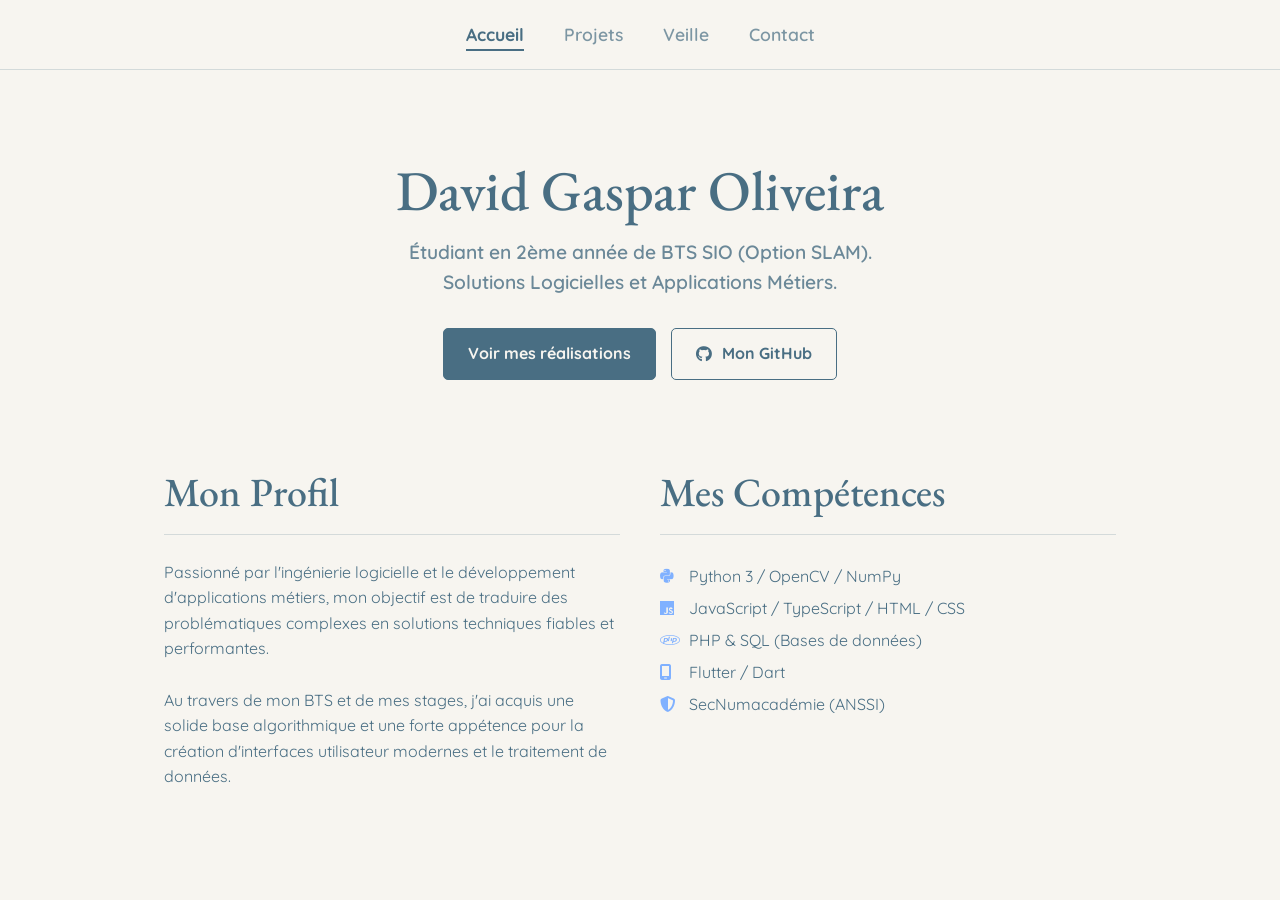
<file: autre/Index.html>
<!DOCTYPE html>
<html lang="fr">
<head>
    <meta charset="UTF-8">
    <title>Accueil | Portfolio David</title>
    <link rel="stylesheet" href="https://cdnjs.cloudflare.com/ajax/libs/font-awesome/6.4.0/css/all.min.css">
    <link rel="stylesheet" href="style.css">
</head>
<body>
    <nav class="navbar">
        <ul class="nav-links">
            <li><a href="index.html" class="active">Accueil</a></li>
            <li><a href="projets.html">Projets</a></li>
            <li><a href="veille.html">Veille</a></li>
            <li><a href="contact.html">Contact</a></li>
        </ul>
    </nav>

    <main class="container">
        <section class="text-center" style="margin-bottom: 80px; padding-top: 40px;">
            <h1>David Gaspar Oliveira</h1>
            <p class="subtitle" style="margin: 0 auto;">Étudiant en 2ème année de BTS SIO (Option SLAM).<br>Solutions Logicielles et Applications Métiers.</p>
            <div style="display:flex; justify-content:center; gap:15px; flex-wrap: wrap; margin-top: 30px;">
                <a href="projets.html" class="btn btn-primary">Voir mes réalisations</a>
                <a href="https://github.com/David6104" target="_blank" class="btn btn-outline"><i class="fa-brands fa-github"></i> Mon GitHub</a>
            </div>
        </section>

        <section class="grid-2 mt-40">
            <div>
                <h2>Mon Profil</h2>
                <p>Passionné par l'ingénierie logicielle et le développement d'applications métiers, mon objectif est de traduire des problématiques complexes en solutions techniques fiables et performantes.</p>
                <br>
                <p>Au travers de mon BTS et de mes stages, j'ai acquis une solide base algorithmique et une forte appétence pour la création d'interfaces utilisateur modernes et le traitement de données.</p>
            </div>
            <div>
                <h2>Mes Compétences</h2>
                <ul style="list-style: none; line-height: 2;">
                    <li><i class="fa-brands fa-python" style="color:var(--accent); width:25px;"></i> Python 3 / OpenCV / NumPy</li>
                    <li><i class="fa-brands fa-js" style="color:var(--accent); width:25px;"></i> JavaScript / TypeScript / HTML / CSS</li>
                    <li><i class="fa-brands fa-php" style="color:var(--accent); width:25px;"></i> PHP & SQL (Bases de données)</li>
                    <li><i class="fa-solid fa-mobile-screen" style="color:var(--accent); width:25px;"></i> Flutter / Dart</li>
                    <li><i class="fa-solid fa-shield-halved" style="color:var(--accent); width:25px;"></i> SecNumacadémie (ANSSI)</li>
                </ul>
            </div>
        </section>
    </main>
</body>
</html>
</file>
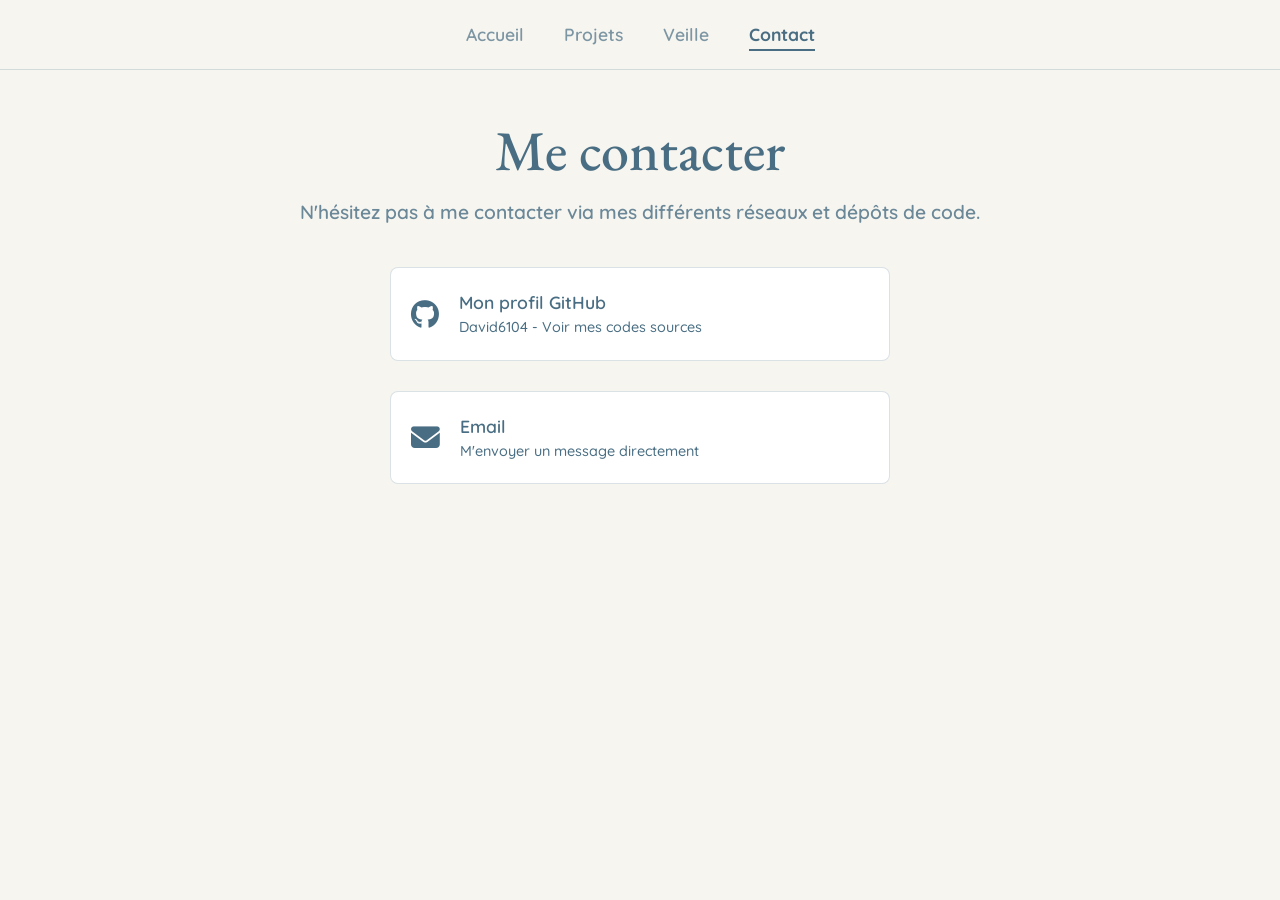
<file: autre/contact.html>
<!DOCTYPE html>
<html lang="fr">
<head>
    <meta charset="UTF-8">
    <title>Contact | Portfolio</title>
    <link rel="stylesheet" href="https://cdnjs.cloudflare.com/ajax/libs/font-awesome/6.4.0/css/all.min.css">
    <link rel="stylesheet" href="style.css">
</head>
<body>
    <nav class="navbar">
        <ul class="nav-links">
            <li><a href="index.html">Accueil</a></li>
            <li><a href="projets.html">Projets</a></li>
            <li><a href="veille.html">Veille</a></li>
            <li><a href="contact.html" class="active">Contact</a></li>
        </ul>
    </nav>

    <main class="container">
        <h1 class="text-center">Me contacter</h1>
        <p class="subtitle text-center" style="margin: 0 auto;">N'hésitez pas à me contacter via mes différents réseaux et dépôts de code.</p>
        
        <div class="mt-40" style="display: flex; flex-direction: column; gap: 15px; max-width: 500px; margin: 40px auto 0;">
            <a href="https://github.com/David6104" target="_blank" class="contact-item">
                <i class="fa-brands fa-github"></i>
                <div>
                    <div style="font-size: 1.1rem;">Mon profil GitHub</div>
                    <div style="color: var(--text-muted); font-size: 0.9rem; font-weight: 500;">David6104 - Voir mes codes sources</div>
                </div>
            </a>
            
            <a href="mailto:ton.email@exemple.com" class="contact-item">
                <i class="fa-solid fa-envelope"></i>
                <div>
                    <div style="font-size: 1.1rem;">Email</div>
                    <div style="color: var(--text-muted); font-size: 0.9rem; font-weight: 500;">M'envoyer un message directement</div>
                </div>
            </a>
        </div>
    </main>
</body>
</html>
</file>
<file: autre/style.css>
@import url('https://fonts.googleapis.com/css2?family=EB+Garamond:wght@400;500;700&family=Quicksand:wght@400;500;600;700&display=swap');

:root {
    --bg-color: #F7F5F0;       /* Fond crème Wix */
    --surface-color: #ffffff;  /* Blanc pur pour les cartes */
    --text-main: #496E83;      /* Bleu ardoise Wix */
    --accent: #80B1FF;         /* Bleu clair Wix */
    --border: rgba(73, 110, 131, 0.2); 
    --shadow-sm: 0 4px 6px -1px rgba(73, 110, 131, 0.1);
    --shadow-md: 0 10px 15px -3px rgba(73, 110, 131, 0.15);
    --transition: all 0.3s ease;
    --font-heading: 'EB Garamond', serif;
    --font-body: 'Quicksand', sans-serif;
}

* { margin: 0; padding: 0; box-sizing: border-box; }

body {
    background-color: var(--bg-color);
    color: var(--text-main);
    font-family: var(--font-body);
    line-height: 1.6;
    -webkit-font-smoothing: antialiased;
}

.container { max-width: 1000px; margin: 120px auto 60px; padding: 0 24px; }
.mt-20 { margin-top: 20px; } .mt-40 { margin-top: 40px; } .mb-20 { margin-bottom: 20px; }
.text-center { text-align: center; }

/* --- MENU DE NAVIGATION --- */
.navbar {
    position: fixed; top: 0; left: 0; width: 100%;
    background: rgba(247, 245, 240, 0.95); backdrop-filter: blur(10px);
    border-bottom: 1px solid var(--border);
    display: flex; justify-content: center; align-items: center;
    padding: 20px 0; z-index: 1000;
}
.nav-links { display: flex; gap: 40px; list-style: none; }
.nav-links a {
    text-decoration: none; color: var(--text-main);
    font-family: var(--font-body); font-weight: 600; font-size: 1.1rem; 
    transition: var(--transition); opacity: 0.7;
}
.nav-links a:hover, .nav-links a.active { opacity: 1; font-weight: 700; border-bottom: 2px solid var(--text-main); padding-bottom: 4px; }

/* --- TYPOGRAPHIE --- */
h1, h2, h3 { font-family: var(--font-heading); color: var(--text-main); font-weight: 500; }
h1 { font-size: 3.5rem; line-height: 1.1; margin-bottom: 15px; }
h2 { font-size: 2.5rem; margin-bottom: 25px; border-bottom: 1px solid var(--border); padding-bottom: 10px; }
.subtitle { font-size: 1.2rem; opacity: 0.8; font-weight: 600; max-width: 800px; margin-bottom: 30px; }

/* --- BOUTONS --- */
.btn {
    display: inline-flex; align-items: center; gap: 10px;
    padding: 12px 24px; font-weight: 700; border-radius: 5px; 
    text-decoration: none; transition: var(--transition); cursor: pointer;
    font-family: var(--font-body);
}
.btn-primary { background: var(--text-main); color: var(--bg-color); border: 1px solid var(--text-main); }
.btn-primary:hover { background: transparent; color: var(--text-main); }
.btn-outline { background: transparent; color: var(--text-main); border: 1px solid var(--text-main); }
.btn-outline:hover { background: var(--text-main); color: var(--bg-color); }

/* --- GRILLES --- */
.grid-2 { display: grid; grid-template-columns: 1fr 1fr; gap: 40px; }
.grid-3 { display: grid; grid-template-columns: repeat(auto-fill, minmax(300px, 1fr)); gap: 30px; }

/* --- CARTES WIX (Projets & Veille) --- */
.wix-card {
    background: var(--surface-color); border: 1px solid var(--border);
    display: flex; flex-direction: column; text-decoration: none; color: inherit;
    transition: var(--transition); height: 100%; border-radius: 8px; overflow: hidden;
}
.wix-card:hover { transform: translateY(-5px); box-shadow: var(--shadow-md); border-color: var(--text-main); }
.wix-card-img { width: 100%; height: 240px; object-fit: cover; border-bottom: 1px solid var(--border); }
.wix-card-content { padding: 30px; display: flex; flex-direction: column; flex-grow: 1; }
.wix-card-title { font-size: 1.8rem; line-height: 1.2; margin-bottom: 15px; }
.wix-card-desc { font-size: 1.05rem; margin-bottom: 25px; flex-grow: 1; opacity: 0.85; white-space: pre-line;}

/* Pied de carte Wix */
.wix-card-footer { display: flex; align-items: center; border-top: 1px solid var(--border); padding-top: 15px; margin-top: auto;}
.wix-avatar { width: 35px; height: 35px; border-radius: 50%; background: #cccccc; margin-right: 12px; flex-shrink: 0; display:flex; align-items:center; justify-content:center;}
.wix-meta-text { display: flex; flex-direction: column; }
.wix-author { font-size: 0.9rem; font-weight: 700; }
.wix-date { font-size: 0.8rem; opacity: 0.7; display: flex; align-items: center; gap: 5px; font-weight: 600;}

/* --- CONTACT --- */
.contact-item { display: flex; align-items: center; gap: 20px; padding: 20px; background: var(--surface-color); border: 1px solid var(--border); text-decoration: none; color: var(--text-main); transition: var(--transition); font-weight: 600; margin-bottom: 15px; border-radius: 8px;}
.contact-item i { font-size: 1.8rem; color: var(--text-main); }
.contact-item:hover { border-color: var(--text-main); background: var(--text-main); color: var(--bg-color); }
.contact-item:hover i { color: var(--bg-color); }

@media (max-width: 768px) {
    h1 { font-size: 2.8rem; }
    .grid-2 { grid-template-columns: 1fr; }
    .nav-links { gap: 20px; font-size: 0.9rem; }
}
</file>
